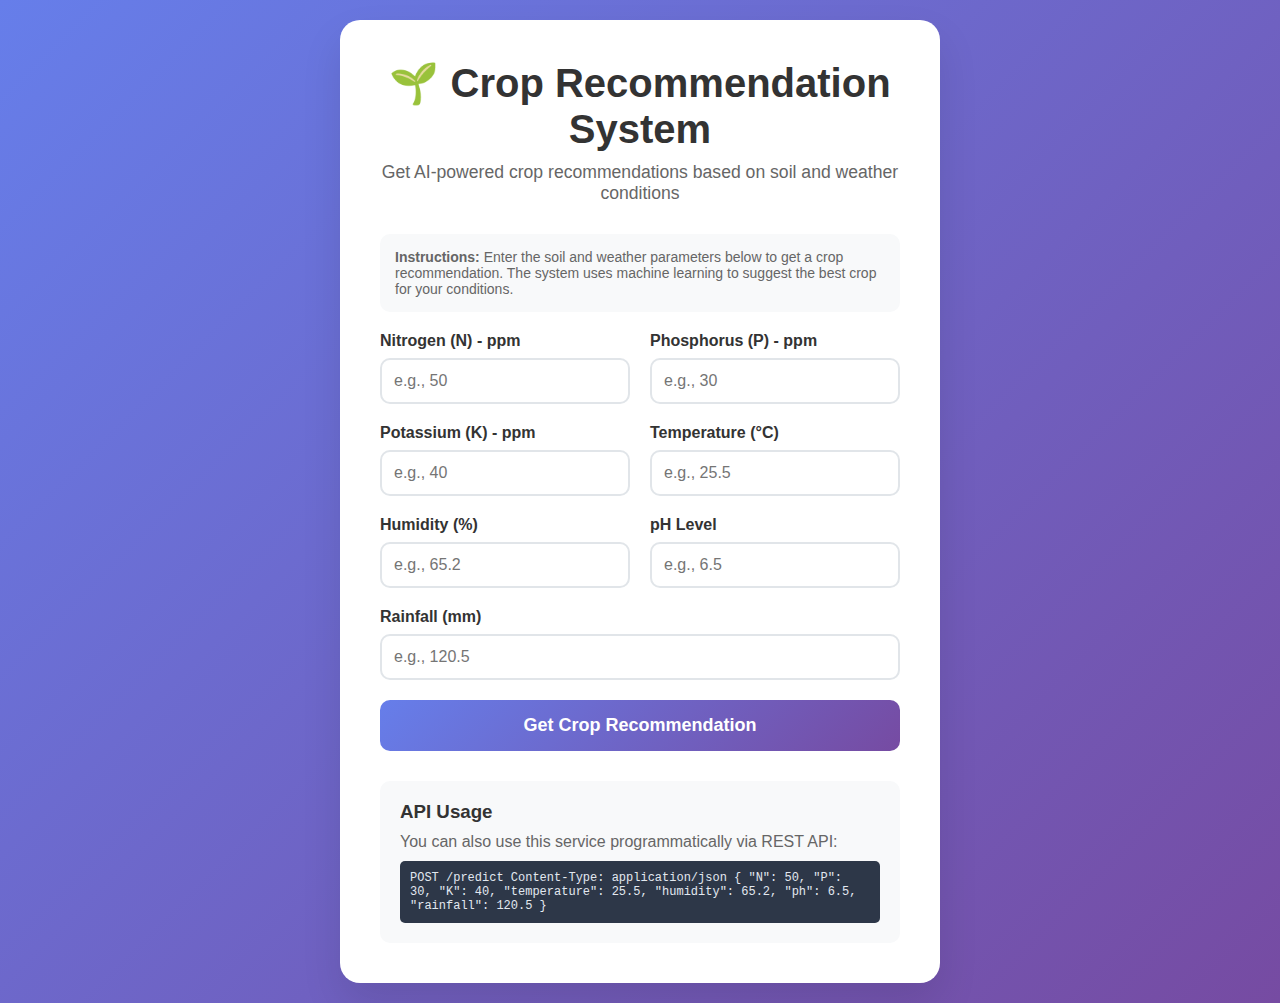
<file: templates/index.html>
<!DOCTYPE html>
<html lang="en">
<head>
    <meta charset="UTF-8">
    <meta name="viewport" content="width=device-width, initial-scale=1.0">
    <title>Crop Recommendation System</title>
    <style>
        * {
            margin: 0;
            padding: 0;
            box-sizing: border-box;
        }
        
        body {
            font-family: 'Segoe UI', Tahoma, Geneva, Verdana, sans-serif;
            background: linear-gradient(135deg, #667eea 0%, #764ba2 100%);
            min-height: 100vh;
            display: flex;
            align-items: center;
            justify-content: center;
            padding: 20px;
        }
        
        .container {
            background: white;
            border-radius: 20px;
            box-shadow: 0 20px 40px rgba(0,0,0,0.1);
            padding: 40px;
            max-width: 600px;
            width: 100%;
        }
        
        .header {
            text-align: center;
            margin-bottom: 30px;
        }
        
        .header h1 {
            color: #333;
            font-size: 2.5em;
            margin-bottom: 10px;
        }
        
        .header p {
            color: #666;
            font-size: 1.1em;
        }
        
        .form-group {
            margin-bottom: 20px;
        }
        
        .form-group label {
            display: block;
            margin-bottom: 8px;
            color: #333;
            font-weight: 600;
        }
        
        .form-group input {
            width: 100%;
            padding: 12px;
            border: 2px solid #e1e5e9;
            border-radius: 10px;
            font-size: 16px;
            transition: border-color 0.3s ease;
        }
        
        .form-group input:focus {
            outline: none;
            border-color: #667eea;
        }
        
        .form-row {
            display: grid;
            grid-template-columns: 1fr 1fr;
            gap: 20px;
        }
        
        .submit-btn {
            width: 100%;
            padding: 15px;
            background: linear-gradient(135deg, #667eea 0%, #764ba2 100%);
            color: white;
            border: none;
            border-radius: 10px;
            font-size: 18px;
            font-weight: 600;
            cursor: pointer;
            transition: transform 0.2s ease;
        }
        
        .submit-btn:hover {
            transform: translateY(-2px);
        }
        
        .info-text {
            background: #f8f9fa;
            padding: 15px;
            border-radius: 10px;
            margin-bottom: 20px;
            color: #666;
            font-size: 14px;
        }
        
        .api-info {
            margin-top: 30px;
            padding: 20px;
            background: #f8f9fa;
            border-radius: 10px;
        }
        
        .api-info h3 {
            color: #333;
            margin-bottom: 10px;
        }
        
        .api-info p {
            color: #666;
            margin-bottom: 5px;
        }
        
        .code {
            background: #2d3748;
            color: #e2e8f0;
            padding: 10px;
            border-radius: 5px;
            font-family: 'Courier New', monospace;
            font-size: 12px;
            margin-top: 10px;
        }
    </style>
</head>
<body>
    <div class="container">
        <div class="header">
            <h1>🌱 Crop Recommendation System</h1>
            <p>Get AI-powered crop recommendations based on soil and weather conditions</p>
        </div>
        
        <div class="info-text">
            <strong>Instructions:</strong> Enter the soil and weather parameters below to get a crop recommendation. The system uses machine learning to suggest the best crop for your conditions.
        </div>
        
        <form action="/predict_form" method="POST">
            <div class="form-row">
                <div class="form-group">
                    <label for="N">Nitrogen (N) - ppm</label>
                    <input type="number" id="N" name="N" step="0.1" min="0" max="200" required 
                           placeholder="e.g., 50">
                </div>
                <div class="form-group">
                    <label for="P">Phosphorus (P) - ppm</label>
                    <input type="number" id="P" name="P" step="0.1" min="0" max="200" required 
                           placeholder="e.g., 30">
                </div>
            </div>
            
            <div class="form-row">
                <div class="form-group">
                    <label for="K">Potassium (K) - ppm</label>
                    <input type="number" id="K" name="K" step="0.1" min="0" max="300" required 
                           placeholder="e.g., 40">
                </div>
                <div class="form-group">
                    <label for="temperature">Temperature (°C)</label>
                    <input type="number" id="temperature" name="temperature" step="0.1" min="-10" max="50" required 
                           placeholder="e.g., 25.5">
                </div>
            </div>
            
            <div class="form-row">
                <div class="form-group">
                    <label for="humidity">Humidity (%)</label>
                    <input type="number" id="humidity" name="humidity" step="0.1" min="0" max="100" required 
                           placeholder="e.g., 65.2">
                </div>
                <div class="form-group">
                    <label for="ph">pH Level</label>
                    <input type="number" id="ph" name="ph" step="0.1" min="0" max="14" required 
                           placeholder="e.g., 6.5">
                </div>
            </div>
            
            <div class="form-group">
                <label for="rainfall">Rainfall (mm)</label>
                <input type="number" id="rainfall" name="rainfall" step="0.1" min="0" max="500" required 
                       placeholder="e.g., 120.5">
            </div>
            
            <button type="submit" class="submit-btn">Get Crop Recommendation</button>
        </form>
        
        <div class="api-info">
            <h3>API Usage</h3>
            <p>You can also use this service programmatically via REST API:</p>
            <div class="code">
POST /predict
Content-Type: application/json

{
    "N": 50,
    "P": 30,
    "K": 40,
    "temperature": 25.5,
    "humidity": 65.2,
    "ph": 6.5,
    "rainfall": 120.5
}
            </div>
        </div>
    </div>
</body>
</html>
</file>
